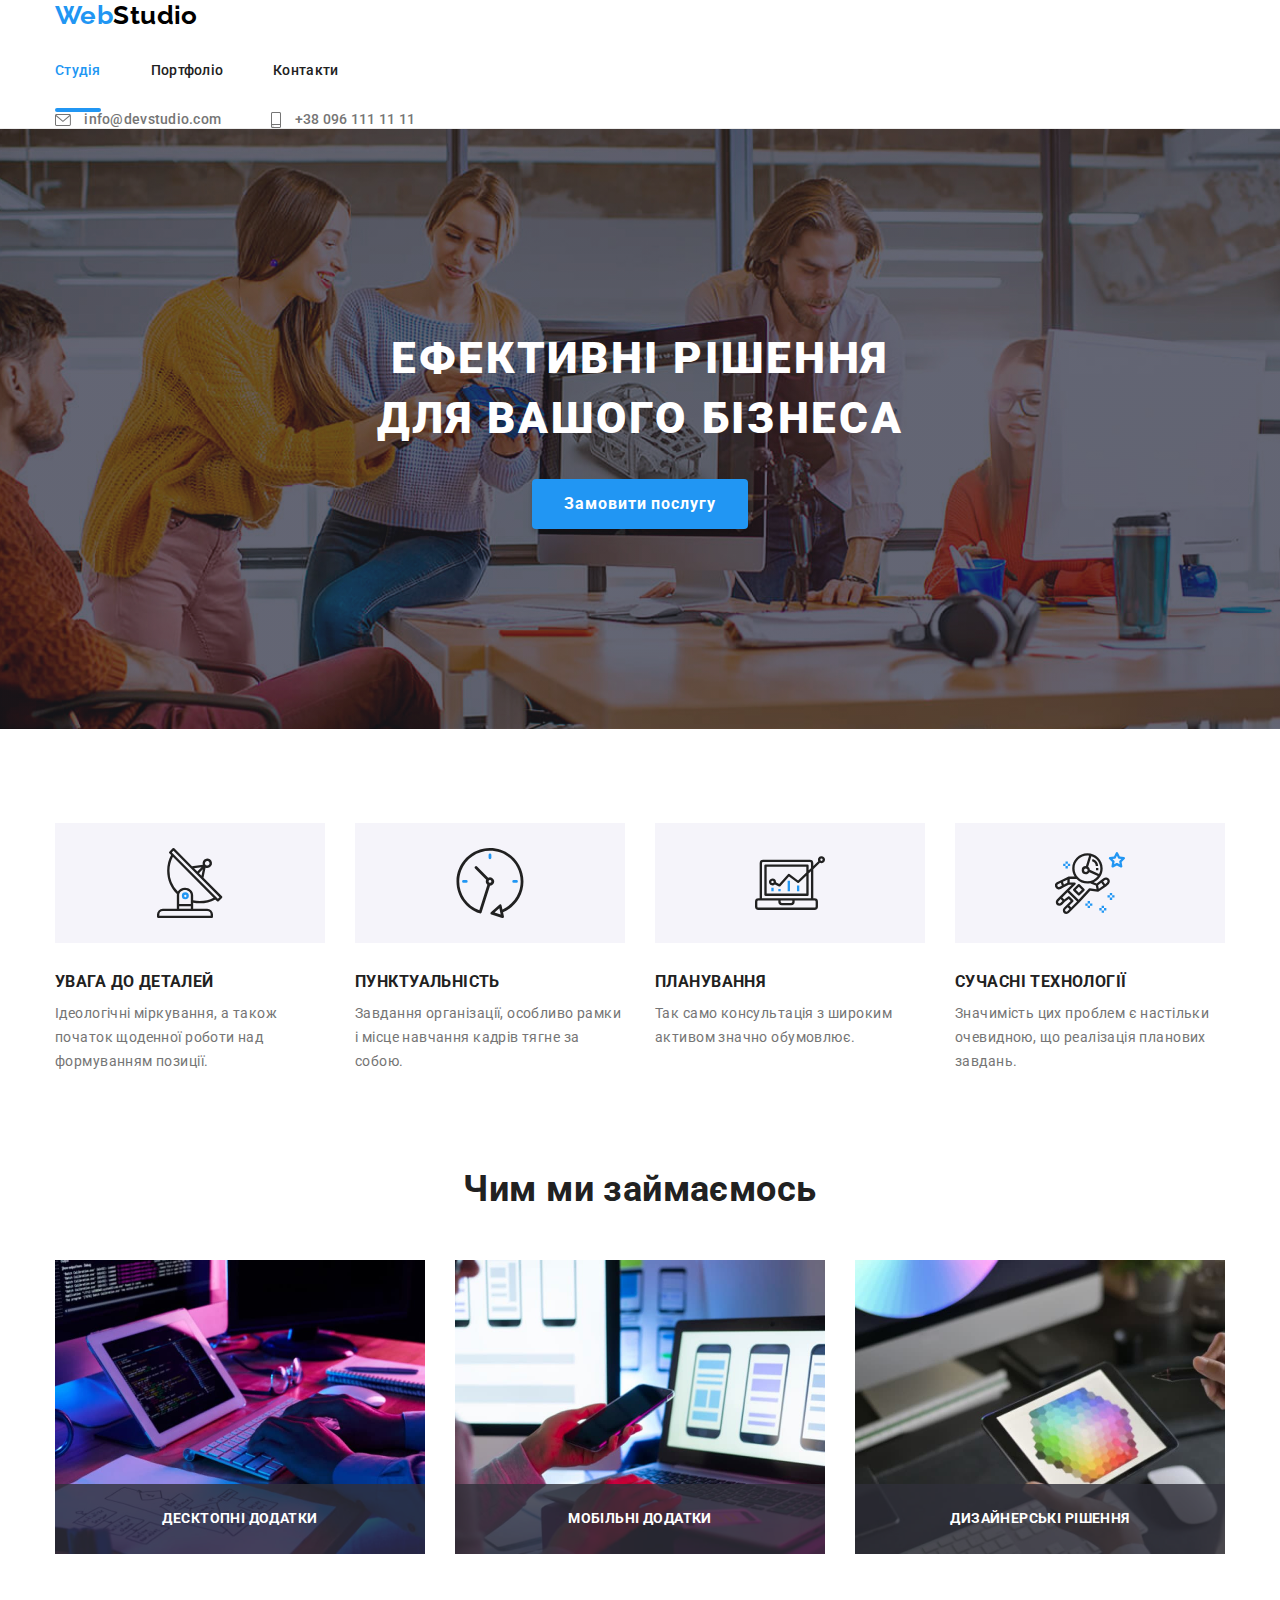
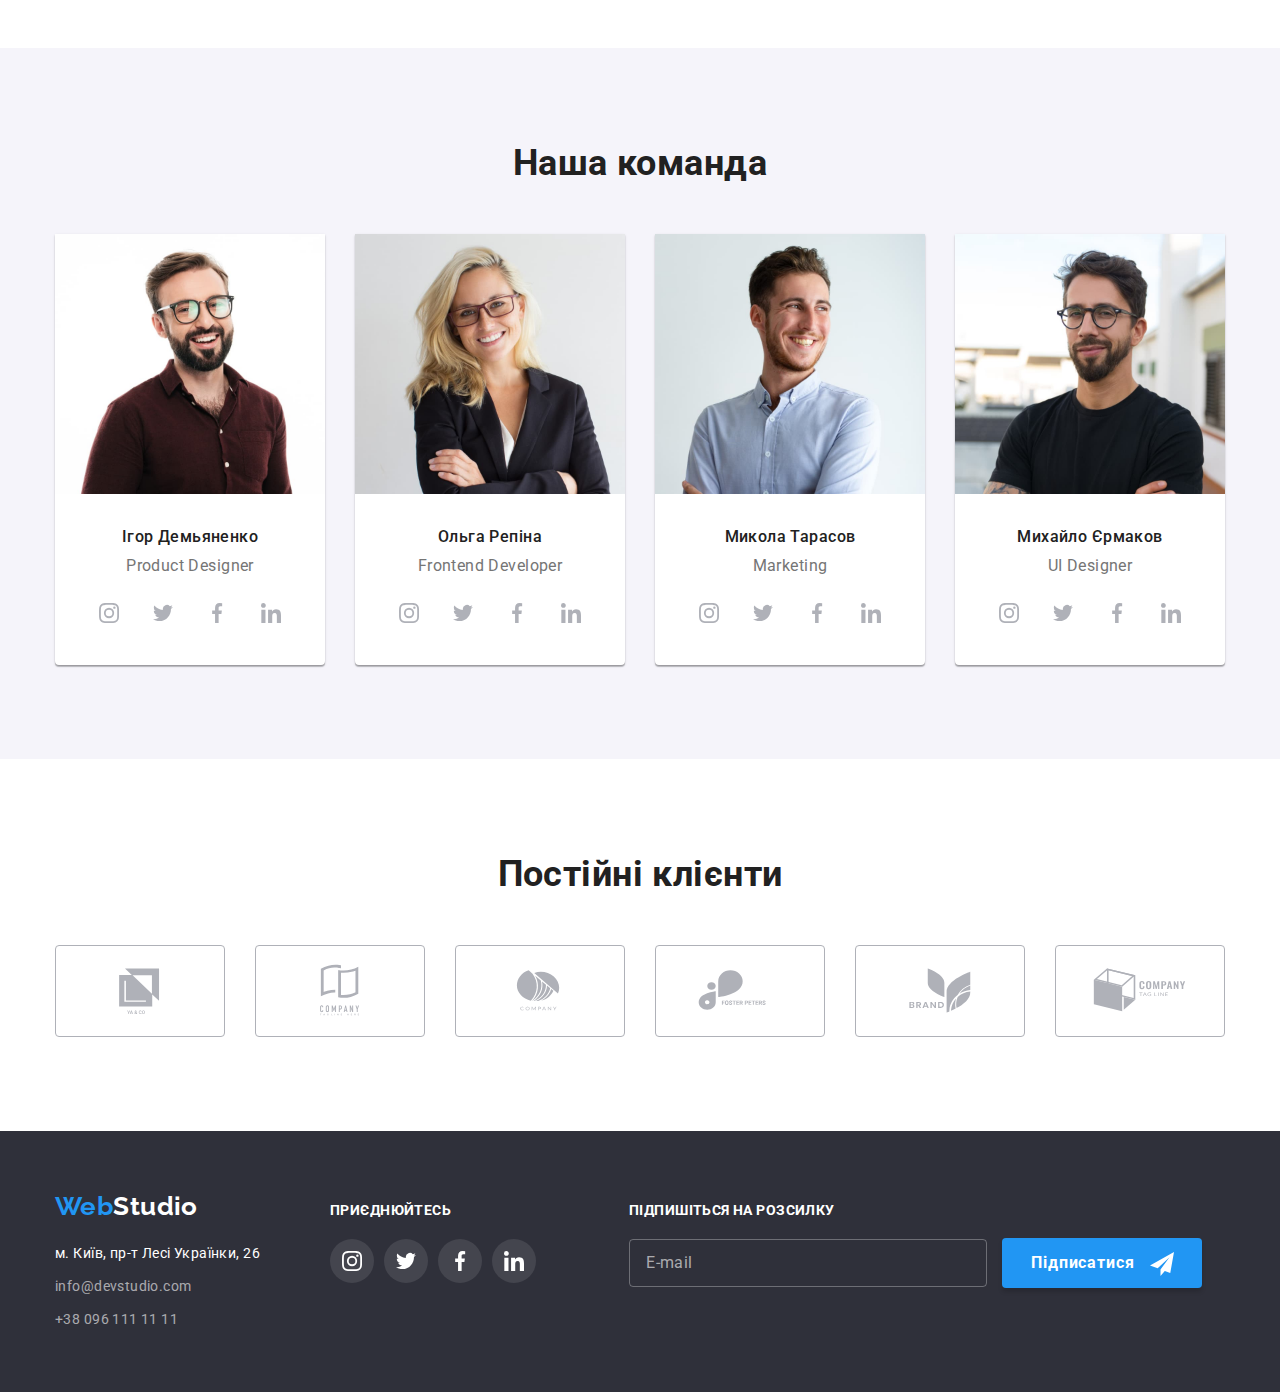
<file: index.html>
<!DOCTYPE html>
<html lang="uk">
  <head>
    <meta charset="UTF-8" />
    <meta http-equiv="X-UA-Compatible" content="IE=edge" />
    <meta name="viewport" content="width=device-width, initial-scale=1.0" />
    <title>Web studio</title>
    <link
      href="https://fonts.googleapis.com/css2?family=Raleway:wght@700&family=Roboto:wght@400;500;700;900&display=swap"
      rel="stylesheet"
    />
    <link
      rel="stylesheet"
      href="https://cdnjs.cloudflare.com/ajax/libs/modern-normalize/1.1.0/modern-normalize.css"
    />
    <link rel="stylesheet" href="./css/main.min.css" />
  </head>
  <body>
    <!-- header -->
    <header class="header">
      <div class="container header__container">
        <a class="link logo header__logo" href="./index.html"
          ><span class="logo--accent">Web</span>Studio</a
        >
        <nav>
          <ul class="list site-nav">
            <li class="site-nav__item">
              <a href="./index.html" class="link site-nav__link site-nav__link--current">Студія</a>
            </li>
            <li class="site-nav__item">
              <a href="./portfolio.html" class="link site-nav__link">Портфоліо</a>
            </li>
            <li class="site-nav__item"><a href="#" class="link site-nav__link">Контакти</a></li>
          </ul>
        </nav>
        <ul class="list contact">
          <li class="contact__item">
            <a class="link contact__link" href="mailto:info@devstudio.com">
              <svg class="contact__icon contact__icon--envelope" width="16" height="12">
                <use href="./images/icons.svg#envelope"></use>
              </svg>
              info@devstudio.com</a
            >
          </li>
          <li class="contact__item">
            <a class="link contact__link" href="tel:+380961111111">
              <svg class="contact__icon contact__icon--smartphone" width="10" height="16">
                <use href="./images/icons.svg#smartphone"></use>
              </svg>
              +38 096 111 11 11</a
            >
          </li>
        </ul>
      </div>
    </header>
    <main>
      <!-- hero-->
      <section class="hero">
        <div class="container">
          <h1 class="hero-title">Ефективні рішення для вашого бізнеса</h1>
          <button type="button" class="button hero__btn" data-modal-open>Замовити послугу</button>
        </div>
      </section>
      <!-- specifics -->
      <section class="section">
        <div class="container">
          <h2 class="section-title visually-hidden">Особливості нашоЇ студії</h2>
          <ul class="list specifics-list">
            <li class="specifics-list__item">
              <div class="specifics-list__icon">
                <svg width="70" height="70"><use href="./images/icons.svg#antenna"></use></svg>
              </div>
              <h3 class="specifics-list__title">Увага до деталей</h3>
              <p class="specifics-list__text">
                Ідеологічні міркування, а також початок щоденної роботи над формуванням позиції.
              </p>
            </li>
            <li class="specifics-list__item">
              <div class="specifics-list__icon">
                <svg width="70" height="70"><use href="./images/icons.svg#clock"></use></svg>
              </div>
              <h3 class="specifics-list__title">Пунктуальність</h3>
              <p class="specifics-list__text">
                Завдання організації, особливо рамки і місце навчання кадрів тягне за собою.
              </p>
            </li>
            <li class="specifics-list__item">
              <div class="specifics-list__icon">
                <svg width="70" height="70"><use href="./images/icons.svg#diagram"></use></svg>
              </div>
              <h3 class="specifics-list__title">Планування</h3>
              <p class="specifics-list__text">
                Так само консультація з широким активом значно обумовлює.
              </p>
            </li>
            <li class="specifics-list__item">
              <div class="specifics-list__icon">
                <svg width="70" height="70"><use href="./images/icons.svg#astronaut"></use></svg>
              </div>
              <h3 class="specifics-list__title">Сучасні технології</h3>
              <p class="specifics-list__text">
                Значимість цих проблем є настільки очевидною, що реалізація планових завдань.
              </p>
            </li>
          </ul>
        </div>
      </section>
      <!-- work -->
      <section class="section work">
        <div class="container">
          <h2 class="section-title">Чим ми займаємось</h2>
          <ul class="list work-list">
            <li class="work-list__item">
              <img
                class="work-list__image"
                src="./images/work/box1.jpg"
                alt="ноутбук"
                width="370"
                height="294"
              />
              <p class="work-list__text">Десктопні додатки</p>
            </li>
            <li class="work-list__item">
              <img
                class="work-list__image"
                src="./images/work/box2.jpg"
                alt="телефон"
                width="370"
                height="294"
              />
              <p class="work-list__text">Мобільні додатки</p>
            </li>
            <li class="work-list__item">
              <img
                class="work-list__image"
                src="./images/work/box3.jpg"
                alt="планшет"
                width="370"
                height="294"
              />
              <p class="work-list__text">Дизайнерські рішення</p>
            </li>
          </ul>
        </div>
      </section>
      <!-- team -->
      <section class="section team">
        <div class="container">
          <h2 class="section-title">Наша команда</h2>
          <ul class="list team-list">
            <li class="team-list__item">
              <img
                class="team__image"
                src="./images/team/ihor.jpg"
                alt="дизайнер Ігор"
                width="270"
                height="260"
              />
              <div class="team__members">
                <h3 class="team__name">Ігор Демьяненко</h3>
                <p lang="en" class="team__position">Product Designer</p>
                <ul class="list team-socials">
                  <li class="team-socials__item">
                    <a
                      class="team-socials__link"
                      href=""
                      aria-label="instagram"
                      target="_blank"
                      rel="noopener noreferrer"
                      ><svg class="team-socials__icon" width="20" height="20">
                        <use href="./images/icons.svg#instagram"></use></svg
                    ></a>
                  </li>
                  <li class="team-socials__item">
                    <a
                      class="team-socials__link"
                      href=""
                      aria-label="twitter"
                      target="_blank"
                      rel="noopener noreferrer"
                      ><svg class="team-socials__icon" width="20" height="20">
                        <use href="./images/icons.svg#twitter"></use></svg
                    ></a>
                  </li>
                  <li class="team-socials__item">
                    <a
                      class="team-socials__link"
                      href=""
                      aria-label="facebook"
                      target="_blank"
                      rel="noopener noreferrer"
                      ><svg class="team-socials__icon" width="20" height="20">
                        <use href="./images/icons.svg#facebook"></use></svg
                    ></a>
                  </li>
                  <li class="team-socials__item">
                    <a
                      class="team-socials__link"
                      href=""
                      aria-label="linkedin"
                      target="_blank"
                      rel="noopener noreferrer"
                      ><svg class="team-socials__icon" width="20" height="20">
                        <use href="./images/icons.svg#linkedin"></use></svg
                    ></a>
                  </li>
                </ul>
              </div>
            </li>
            <li class="team-list__item">
              <img
                class="team__image"
                src="./images/team/olha.jpg"
                alt="розробник Ольга"
                width="270"
                height="260"
              />
              <div class="team__members">
                <h3 class="team__name">Ольга Репіна</h3>
                <p lang="en" class="team__position">Frontend Developer</p>
                <ul class="list team-socials">
                  <li class="team-socials__item">
                    <a
                      class="team-socials__link"
                      href=""
                      aria-label="instagram"
                      target="_blank"
                      rel="noopener noreferrer"
                      ><svg class="team-socials__icon" width="20" height="20">
                        <use href="./images/icons.svg#instagram"></use></svg
                    ></a>
                  </li>
                  <li class="team-socials__item">
                    <a
                      class="team-socials__link"
                      href=""
                      aria-label="twitter"
                      target="_blank"
                      rel="noopener noreferrer"
                      ><svg class="team-socials__icon" width="20" height="20">
                        <use href="./images/icons.svg#twitter"></use></svg
                    ></a>
                  </li>
                  <li class="team-socials__item">
                    <a
                      class="team-socials__link"
                      href=""
                      aria-label="facebook"
                      target="_blank"
                      rel="noopener noreferrer"
                      ><svg class="team-socials__icon" width="20" height="20">
                        <use href="./images/icons.svg#facebook"></use></svg
                    ></a>
                  </li>
                  <li class="team-socials__item">
                    <a
                      class="team-socials__link"
                      href=""
                      aria-label="linkedin"
                      target="_blank"
                      rel="noopener noreferrer"
                      ><svg class="team-socials__icon" width="20" height="20">
                        <use href="./images/icons.svg#linkedin"></use></svg
                    ></a>
                  </li>
                </ul>
              </div>
            </li>
            <li class="team-list__item">
              <img
                class="team__image"
                src="./images/team/nik.jpg"
                alt="маркетолог Микола"
                width="270"
                height="260"
              />
              <div class="team__members">
                <h3 class="team__name">Микола Тарасов</h3>
                <p lang="en" class="team__position">Marketing</p>
                <ul class="list team-socials">
                  <li class="team-socials__item">
                    <a
                      class="team-socials__link"
                      href=""
                      aria-label="instagram"
                      target="_blank"
                      rel="noopener noreferrer"
                      ><svg class="team-socials__icon" width="20" height="20">
                        <use href="./images/icons.svg#instagram"></use></svg
                    ></a>
                  </li>
                  <li class="team-socials__item">
                    <a
                      class="team-socials__link"
                      href=""
                      aria-label="twitter"
                      target="_blank"
                      rel="noopener noreferrer"
                      ><svg class="team-socials__icon" width="20" height="20">
                        <use href="./images/icons.svg#twitter"></use></svg
                    ></a>
                  </li>
                  <li class="team-socials__item">
                    <a
                      class="team-socials__link"
                      href=""
                      aria-label="facebook"
                      target="_blank"
                      rel="noopener noreferrer"
                      ><svg class="team-socials__icon" width="20" height="20">
                        <use href="./images/icons.svg#facebook"></use></svg
                    ></a>
                  </li>
                  <li class="team-socials__item">
                    <a
                      class="team-socials__link"
                      href=""
                      aria-label="linkedin"
                      target="_blank"
                      rel="noopener noreferrer"
                      ><svg class="team-socials__icon" width="20" height="20">
                        <use href="./images/icons.svg#linkedin"></use></svg
                    ></a>
                  </li>
                </ul>
              </div>
            </li>
            <li class="team-list__item">
              <img
                class="team__image"
                src="./images/team/mike.jpg"
                alt="дизайнер Михайло"
                width="270"
                height="260"
              />
              <div class="team__members">
                <h3 class="team__name">Михайло Єрмаков</h3>
                <p lang="en" class="team__position">UI Designer</p>
                <ul class="list team-socials">
                  <li class="team-socials__item">
                    <a
                      class="team-socials__link"
                      href=""
                      aria-label="instagram"
                      target="_blank"
                      rel="noopener noreferrer"
                      ><svg class="team-socials__icon" width="20" height="20">
                        <use href="./images/icons.svg#instagram"></use></svg
                    ></a>
                  </li>
                  <li class="team-socials__item">
                    <a
                      class="team-socials__link"
                      href=""
                      aria-label="twitter"
                      target="_blank"
                      rel="noopener noreferrer"
                      ><svg class="team-socials__icon" width="20" height="20">
                        <use href="./images/icons.svg#twitter"></use></svg
                    ></a>
                  </li>
                  <li class="team-socials__item">
                    <a
                      class="team-socials__link"
                      href=""
                      aria-label="facebook"
                      target="_blank"
                      rel="noopener noreferrer"
                      ><svg class="team-socials__icon" width="20" height="20">
                        <use href="./images/icons.svg#facebook"></use></svg
                    ></a>
                  </li>
                  <li class="team-socials__item">
                    <a
                      class="team-socials__link"
                      href=""
                      aria-label="linkedin"
                      target="_blank"
                      rel="noopener noreferrer"
                      ><svg class="team-socials__icon" width="20" height="20">
                        <use href="./images/icons.svg#linkedin"></use></svg
                    ></a>
                  </li>
                </ul>
              </div>
            </li>
          </ul>
        </div>
      </section>
      <!-- clients -->
      <section class="section">
        <div class="container">
          <h2 class="section-title">Постійні клієнти</h2>
          <ul class="list clients">
            <li class="clients__item">
              <a href="" class="clients__link">
                <svg class="clients__icon" width="106" height="60">
                  <use href="./images/icons.svg#client1"></use>
                </svg>
              </a>
            </li>
            <li class="clients__item">
              <a href="" class="clients__link">
                <svg class="clients__icon" width="106" height="60">
                  <use href="./images/icons.svg#client2"></use>
                </svg>
              </a>
            </li>
            <li class="clients__item">
              <a href="" class="clients__link">
                <svg class="clients__icon" width="106" height="60">
                  <use href="./images/icons.svg#client3"></use>
                </svg>
              </a>
            </li>
            <li class="clients__item">
              <a href="" class="clients__link">
                <svg class="clients__icon" width="106" height="60">
                  <use href="./images/icons.svg#client4"></use>
                </svg>
              </a>
            </li>
            <li class="clients__item">
              <a href="" class="clients__link">
                <svg class="clients__icon" width="106" height="60">
                  <use href="./images/icons.svg#client5"></use>
                </svg>
              </a>
            </li>
            <li class="clients__item">
              <a href="" class="clients__link">
                <svg class="clients__icon" width="106" height="60">
                  <use href="./images/icons.svg#client6"></use>
                </svg>
              </a>
            </li>
          </ul>
        </div>
      </section>
    </main>
    <!-- footer -->
    <footer class="footer">
      <div class="container footer__container">
        <div class="left site">
          <a href="./index.html" class="link logo footer__logo"
            ><span class="logo--accent">Web</span>Studio</a
          >
          <address class="address">
            <ul class="list address-list">
              <li class="address__item">
                <a href="#" class="link address__location">м. Київ, пр-т Лесі Українки, 26</a>
              </li>
              <li class="address__item">
                <a href="mailto:info@devstudio.com" class="link address__link"
                  >info@devstudio.com</a
                >
              </li>
              <li class="address__item">
                <a href="tel:+380961111111" class="link address__link">+38 096 111 11 11</a>
              </li>
            </ul>
          </address>
        </div>
        <div class="social-media">
          <strong class="social__title">Приєднюйтесь</strong>
          <ul class="list socials">
            <li class="socials__item">
              <a
                class="socials__link"
                href=""
                aria-label="instagram"
                target="_blank"
                rel="noopener noreferrer"
                ><svg class="socials__icon" width="20" height="20">
                  <use href="./images/icons.svg#instagram"></use></svg
              ></a>
            </li>
            <li class="socials__item">
              <a
                class="socials__link"
                href=""
                aria-label="twitter"
                target="_blank"
                rel="noopener noreferrer"
                ><svg class="socials__icon" width="20" height="20">
                  <use href="./images/icons.svg#twitter"></use></svg
              ></a>
            </li>
            <li class="socials__item">
              <a
                class="socials__link"
                href=""
                aria-label="facebook"
                target="_blank"
                rel="noopener noreferrer"
                ><svg class="socials__icon" width="20" height="20">
                  <use href="./images/icons.svg#facebook"></use></svg
              ></a>
            </li>
            <li class="socials__item">
              <a
                class="socials__link"
                href=""
                aria-label="linkedin"
                target="_blank"
                rel="noopener noreferrer"
                ><svg class="socials__icon" width="20" height="20">
                  <use href="./images/icons.svg#linkedin"></use></svg
              ></a>
            </li>
          </ul>
        </div>
        <div class="footer-form">
          <strong class="social__title">Підпишіться на розсилку</strong>
          <form autocomplete="off">
            <input class="footer-form__input" type="text" name="email" placeholder="E-mail" />
            <button class="button footer__btn" type="submit">
              Підписатися
              <svg class="button__icon" width="24" height="24">
                <use href="./images/icons.svg#icon-send"></use>
              </svg>
            </button>
          </form>
        </div>
      </div>
    </footer>
    <!-- modal form -->
    <div class="backdrop is-hidden" data-modal>
      <div class="modal">
        <button class="modal__close-btn" type="button" data-modal-close>
          <svg class="modal__close-icon" width="18" height="18">
            <use href="./images/icons.svg#close-btn"></use>
          </svg>
        </button>
        <strong class="modal__title">Залишіть ваші дані, ми вам передзвонимо</strong>
        <form autocomplete="off">
          <label class="modal-form__label">
            <span class="modal-form__text">Ім'я</span>
            <input class="modal-form__input" type="text" name="user-name" />
            <svg class="modal-form__icon" width="18" height="18">
              <use href="./images/icons.svg#icon-name"></use>
            </svg>
          </label>

          <label class="modal-form__label">
            <span class="modal-form__text">Телефон</span>
            <input class="modal-form__input" type="tel" name="tel" />
            <svg class="modal-form__icon" width="18" height="18">
              <use href="./images/icons.svg#icon-phone"></use>
            </svg>
          </label>

          <label class="modal-form__label">
            <span class="modal-form__text">Пошта</span>
            <input class="modal-form__input" type="email" name="email" />
            <svg class="modal-form__icon" width="18" height="18">
              <use href="./images/icons.svg#icon-mail"></use>
            </svg>
          </label>

          <label class="modal-form__label">
            <span class="modal-form__text">Коментар</span>
            <textarea
              class="modal-form__coment"
              name="comment"
              placeholder="Введіть текст"
            ></textarea>
          </label>

          <label class="modal-form__agreement">
            <input class="modal-form__checkbox visually-hidden" type="checkbox" name="approval" />
            <span class="modal-form__agreement-checkbox">
              <svg class="checkbox-icon" width="16" height="15">
                <use href="./images/icons.svg#icon-check"></use>
              </svg>
            </span>
            <span class="modal-form__agreement-text">
              Погоджуюся з розсилкою та приймаю
              <a class="link modal-form__agreement-link" href="#">Умови договору</a>
            </span>
          </label>
          <button class="button modal-form__btn" type="submit">Відправити</button>
        </form>
      </div>
    </div>
    <script src="./js/modal.js"></script>
  </body>
</html>
</file>
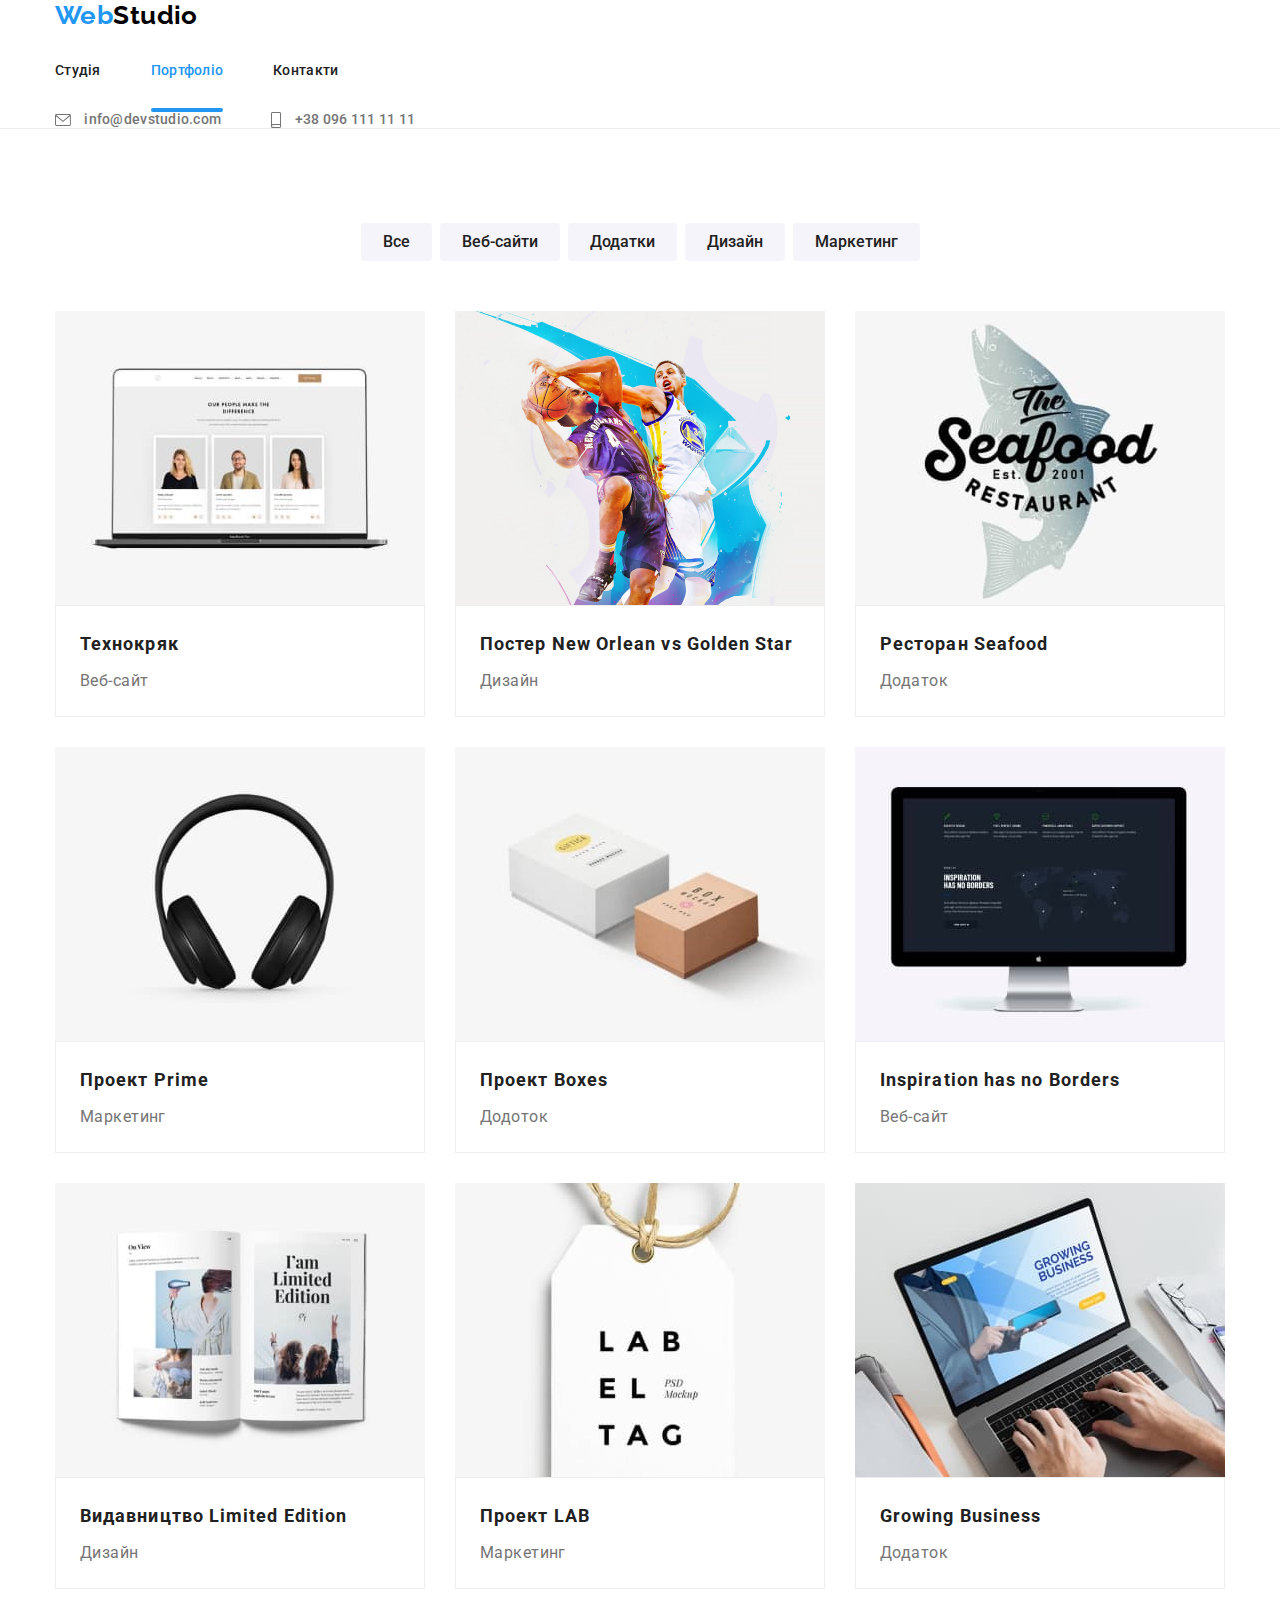
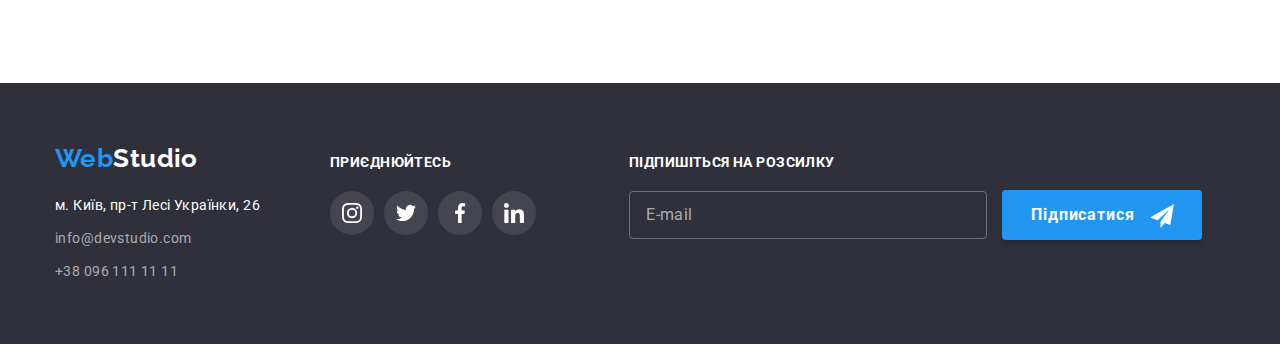
<file: portfolio.html>
<!DOCTYPE html>
<html lang="uk">
  <head>
    <meta charset="UTF-8" />
    <meta http-equiv="X-UA-Compatible" content="IE=edge" />
    <meta name="viewport" content="width=device-width, initial-scale=1.0" />
    <title>Portfolio</title>
    <link
      href="https://fonts.googleapis.com/css2?family=Raleway:wght@700&family=Roboto:wght@400;500;700;900&display=swap"
      rel="stylesheet"
    />
    <link
      rel="stylesheet"
      href="https://cdnjs.cloudflare.com/ajax/libs/modern-normalize/1.1.0/modern-normalize.css"
    />
    <link rel="stylesheet" href="./css/main.min.css" />
  </head>
  <body>
    <!-- header -->
    <header class="header">
      <div class="container header__container">
        <a class="link logo header__logo" href="./index.html"
          ><span class="logo--accent">Web</span>Studio</a
        >
        <nav>
          <ul class="list site-nav">
            <li class="site-nav__item">
              <a href="./index.html" class="link site-nav__link">Студія</a>
            </li>
            <li class="site-nav__item">
              <a href="./portfolio.html" class="link site-nav__link site-nav__link--current"
                >Портфоліо</a
              >
            </li>
            <li class="site-nav__item"><a href="" class="link site-nav__link">Контакти</a></li>
          </ul>
        </nav>
        <ul class="list contact">
          <li class="contact__item">
            <a class="link contact__link" href="mailto:info@devstudio.com">
              <svg class="contact__icon contact__icon--envelope" width="16" height="12">
                <use href="./images/icons.svg#envelope"></use>
              </svg>
              info@devstudio.com</a
            >
          </li>
          <li class="contact__item">
            <a class="link contact__link" href="tel:+380961111111">
              <svg class="contact__icon contact__icon--smartphone" width="10" height="16">
                <use href="./images/icons.svg#smartphone"></use>
              </svg>
              +38 096 111 11 11</a
            >
          </li>
        </ul>
      </div>
    </header>
    <!-- main -->
    <main>
      <section class="section">
        <div class="container">
          <h1 class="section-title visually-hidden">Портфоліо студії</h1>
          <!-- filters -->
          <ul class="list filters">
            <li class="filters__item">
              <button type="button" class="filters__button">Все</button>
            </li>
            <li class="filters__item">
              <button type="button" class="filters__button">Веб-сайти</button>
            </li>
            <li class="filters__item">
              <button type="button" class="filters__button">Додатки</button>
            </li>
            <li class="filters__item">
              <button type="button" class="filters__button">Дизайн</button>
            </li>
            <li class="filters__item">
              <button type="button" class="filters__button">Маркетинг</button>
            </li>
          </ul>
          <!-- products -->
          <ul class="list product">
            <li class="product__item">
              <a class="link product__link" href="">
                <div class="product__overlay">
                  <img
                    class="product__image"
                    src="./images/portfolio/1.jpg"
                    alt="ноутбук"
                    width="370"
                    height="294"
                  />
                  <p class="product__content">
                    Ресурс пропонує комплексні пропозиції з різним рівнем функціоналу та сервісів.
                    Все це дозволить відвідувачу отримати вичерпні відомості про компанію або
                    приватну особу.
                  </p>
                </div>
                <div class="product__meta">
                  <h2 class="product__title">Технокряк</h2>
                  <p class="product__text">Веб-сайт</p>
                </div></a
              >
            </li>
            <li class="product__item">
              <a class="link product__link" href="">
                <div class="product__overlay">
                  <img
                    class="product__image"
                    src="./images/portfolio/2.jpg"
                    alt="два баскетболісти"
                    width="370"
                    height="294"
                  />
                  <p class="product__content">
                    Ресурс пропонує комплексні пропозиції з різним рівнем функціоналу та сервісів.
                    Все це дозволить відвідувачу отримати вичерпні відомості про компанію або
                    приватну особу.
                  </p>
                </div>
                <div class="product__meta">
                  <h2 class="product__title">Постер New Orlean vs Golden Star</h2>
                  <p class="product__text">Дизайн</p>
                </div></a
              >
            </li>
            <li class="product__item">
              <a class="link product__link" href="">
                <div class="product__overlay">
                  <img
                    class="product__image"
                    src="./images/portfolio/3.jpg"
                    alt="логотип Ресторан Seafood"
                    width="370"
                    height="294"
                  />
                  <p class="product__content">
                    Ресурс пропонує комплексні пропозиції з різним рівнем функціоналу та сервісів.
                    Все це дозволить відвідувачу отримати вичерпні відомості про компанію або
                    приватну особу.
                  </p>
                </div>
                <div class="product__meta">
                  <h2 class="product__title">Ресторан Seafood</h2>
                  <p class="product__text">Додаток</p>
                </div></a
              >
            </li>
            <li class="product__item">
              <a href="" class="link product__link">
                <div class="product__overlay">
                  <img
                    class="product__image"
                    src="./images/portfolio/4.jpg"
                    alt="навушники"
                    width="370"
                    height="294"
                  />
                  <p class="product__content">
                    Ресурс пропонує комплексні пропозиції з різним рівнем функціоналу та сервісів.
                    Все це дозволить відвідувачу отримати вичерпні відомості про компанію або
                    приватну особу.
                  </p>
                </div>
                <div class="product__meta">
                  <h2 class="product__title">Проект Prime</h2>
                  <p class="product__text">Маркетинг</p>
                </div></a
              >
            </li>
            <li class="product__item">
              <a href="" class="link product__link">
                <div class="product__overlay">
                  <img
                    class="product__image"
                    src="./images/portfolio/5.jpg"
                    alt="дві коробки"
                    width="370"
                    height="294"
                  />
                  <p class="product__content">
                    Ресурс пропонує комплексні пропозиції з різним рівнем функціоналу та сервісів.
                    Все це дозволить відвідувачу отримати вичерпні відомості про компанію або
                    приватну особу.
                  </p>
                </div>
                <div class="product__meta">
                  <h2 class="product__title">Проект Boxes</h2>
                  <p class="product__text">Додоток</p>
                </div></a
              >
            </li>
            <li class="product__item">
              <a href="" class="link product__link">
                <div class="product__overlay">
                  <img
                    class="product__image"
                    src="./images/portfolio/6.jpg"
                    alt="комп'ютер"
                    width="370"
                    height="294"
                  />
                  <p class="product__content">
                    Ресурс пропонує комплексні пропозиції з різним рівнем функціоналу та сервісів.
                    Все це дозволить відвідувачу отримати вичерпні відомості про компанію або
                    приватну особу.
                  </p>
                </div>
                <div class="product__meta">
                  <h2 class="product__title">Inspiration has no Borders</h2>
                  <p class="product__text">Веб-сайт</p>
                </div></a
              >
            </li>
            <li class="product__item">
              <a href="" class="link product__link">
                <div class="product__overlay">
                  <img
                    class="product__image"
                    src="./images/portfolio/7.jpg"
                    alt="журнал"
                    width="370"
                    height="294"
                  />
                  <p class="product__content">
                    Ресурс пропонує комплексні пропозиції з різним рівнем функціоналу та сервісів.
                    Все це дозволить відвідувачу отримати вичерпні відомості про компанію або
                    приватну особу.
                  </p>
                </div>
                <div class="product__meta">
                  <h2 class="product__title">Видавництво Limited Edition</h2>
                  <p class="product__text">Дизайн</p>
                </div></a
              >
            </li>
            <li class="product__item">
              <a href="" class="link product__link">
                <div class="product__overlay">
                  <img
                    class="product__image"
                    src="./images/portfolio/8.jpg"
                    alt="етикетка"
                    width="370"
                    height="294"
                  />
                  <p class="product__content">
                    Ресурс пропонує комплексні пропозиції з різним рівнем функціоналу та сервісів.
                    Все це дозволить відвідувачу отримати вичерпні відомості про компанію або
                    приватну особу.
                  </p>
                </div>
                <div class="product__meta">
                  <h2 class="product__title">Проект LAB</h2>
                  <p class="product__text">Маркетинг</p>
                </div></a
              >
            </li>
            <li class="product__item">
              <a href="" class="link product__link">
                <div class="product__overlay">
                  <img
                    class="product__image"
                    src="./images/portfolio/9.jpg"
                    alt="ноутбук"
                    width="370"
                    height="294"
                  />
                  <p class="product__content">
                    Ресурс пропонує комплексні пропозиції з різним рівнем функціоналу та сервісів.
                    Все це дозволить відвідувачу отримати вичерпні відомості про компанію або
                    приватну особу.
                  </p>
                </div>
                <div class="product__meta">
                  <h2 class="product__title">Growing Business</h2>
                  <p class="product__text">Додаток</p>
                </div></a
              >
            </li>
          </ul>
        </div>
      </section>
    </main>
    <!-- footer -->
    <footer class="footer">
      <div class="container footer__container">
        <div class="footer__content">
          <a href="./index.html" class="link logo footer__logo"
            ><span class="logo--accent">Web</span>Studio</a
          >
          <address class="address">
            <ul class="list address-list">
              <li class="address__item">
                <a href="" class="link address__location">м. Київ, пр-т Лесі Українки, 26</a>
              </li>
              <li class="address__item">
                <a href="mailto:info@devstudio.com" class="link address__link"
                  >info@devstudio.com</a
                >
              </li>
              <li class="address__item">
                <a href="tel:+380961111111" class="link address__link">+38 096 111 11 11</a>
              </li>
            </ul>
          </address>
        </div>
        <div class="social-media">
          <strong class="social__title">Приєднюйтесь</strong>
          <ul class="list socials">
            <li class="socials__item">
              <a
                class="socials__link"
                href=""
                aria-label="instagram"
                target="_blank"
                rel="noopener noreferrer"
                ><svg class="socials__icon" width="20" height="20">
                  <use href="./images/icons.svg#instagram"></use></svg
              ></a>
            </li>
            <li class="socials__item">
              <a
                class="socials__link"
                href=""
                aria-label="twitter"
                target="_blank"
                rel="noopener noreferrer"
                ><svg class="socials__icon" width="20" height="20">
                  <use href="./images/icons.svg#twitter"></use></svg
              ></a>
            </li>
            <li class="socials__item">
              <a
                class="socials__link"
                href=""
                aria-label="facebook"
                target="_blank"
                rel="noopener noreferrer"
                ><svg class="socials__icon" width="20" height="20">
                  <use href="./images/icons.svg#facebook"></use></svg
              ></a>
            </li>
            <li class="socials__item">
              <a
                class="socials__link"
                href=""
                aria-label="linkedin"
                target="_blank"
                rel="noopener noreferrer"
                ><svg class="socials__icon" width="20" height="20">
                  <use href="./images/icons.svg#linkedin"></use></svg
              ></a>
            </li>
          </ul>
        </div>
        <div class="footer-form">
          <strong class="social__title">Підпишіться на розсилку</strong>
          <form autocomplete="off">
            <input class="footer-form__input" type="text" name="email" placeholder="E-mail" />
            <button class="button footer__btn" type="submit">
              Підписатися
              <svg class="button__icon" width="24" height="24">
                <use href="./images/icons.svg#icon-send"></use>
              </svg>
            </button>
          </form>
        </div>
      </div>
    </footer>
  </body>
</html>
</file>
<file: css/main.min.css>
:root{--primary-text-color: #757575;--title-text-color: #212121;--accent-color: #2196f3;--primary-white-color: #ffffff}.visually-hidden{position:absolute;white-space:nowrap;width:1px;height:1px;overflow:hidden;border:0;padding:0;clip:rect(0 0 0 0);clip-path:inset(50%);margin:-1px}body{background-color:var(--primary-white-color);color:var(--primary-text-color);font-size:14px;font-family:Roboto,sans-serif;letter-spacing:0.03em}.section-title{margin-top:0;margin-bottom:50px;color:var(--title-text-color);font-weight:700;font-size:36px;line-height:1.17;text-align:center}.section{padding-top:60px;padding-bottom:60px}@media screen and (min-width: 1200px){.section{padding-top:94px;padding-bottom:94px}}h1,h2,h3,h4,h5,h6,p{margin-top:0;margin-bottom:0}.list{padding:0;margin:0;list-style:none}.link{text-decoration:none;color:currentColor}.container{padding-left:15px;padding-right:15px;margin:0 auto}@media screen and (min-width: 480px){.container{width:482px}}@media screen and (min-width: 768px){.container{width:768px}}@media screen and (min-width: 1200px){.container{width:1200px}}.logo{color:#000000;font-family:Raleway,sans-serif;font-weight:700;font-size:26px;line-height:1.2}.logo--accent{color:var(--accent-color)}.header__logo{margin-right:93px}.footer__logo{display:block;margin-bottom:20px;color:var(--primary-white-color);line-height:1.19}.site-nav{display:flex}.site-nav__item:not(:last-child){margin-right:50px}.site-nav__link--current{position:relative}.site-nav__link--current::after{position:absolute;bottom:-1px;left:0;content:'';width:100%;height:4px;border-radius:2px;background-color:var(--accent-color)}.site-nav__link{display:block;padding-top:32px;padding-bottom:32px;color:var(--title-text-color);font-weight:500;line-height:1.14;letter-spacing:0.02em;transition:color 250ms cubic-bezier(0.4, 0, 0.2, 1)}.site-nav__link:hover,.site-nav__link:focus{color:var(--accent-color)}.site-nav__link--current{color:var(--accent-color)}.contact{display:flex;margin-left:auto}.contact__item+.contact__item{margin-left:50px}.contact__link{color:var(--primary-text-color);font-weight:500;line-height:1.14;letter-spacing:0.02em;transition:color 250ms cubic-bezier(0.4, 0, 0.2, 1)}.contact__link:hover,.contact__link:focus{color:var(--accent-color)}.contact__link:hover:hover .contact__icon,.contact__link:hover:focus .contact__icon,.contact__link:focus:hover .contact__icon,.contact__link:focus:focus .contact__icon{fill:var(--accent-color)}.contact__icon{fill:#757575;margin-right:10px;vertical-align:middle;transition:fill 250ms cubic-bezier(0.4, 0, 0.2, 1)}.button{padding:0;min-width:200px;min-height:50px;color:#ffffff;background-color:var(--accent-color);border:none;box-shadow:0px 4px 4px rgba(0,0,0,0.15);border-radius:4px;font-weight:700;font-size:16px;line-height:1.88;letter-spacing:0.06em;font-family:inherit;outline:transparent;cursor:pointer;transition:background-color 250ms cubic-bezier(0.4, 0, 0.2, 1)}.button:hover,.button:focus{background-color:#188ce8}.hero__btn{padding:10px 32px}.footer__btn{padding:10px auto}.button__icon{fill:#ffffff;vertical-align:middle;margin-left:10px}.address__location{font-style:normal;color:#ffffff;line-height:1.71}.address__item:not(:last-child){margin-bottom:9px}.address__link{color:rgba(255,255,255,0.6);font-style:normal;line-height:1.71}.address__link:hover,.address__link:focus{color:var(--accent-color)}.social-media{width:206px;margin-left:70px}.social__title{font-weight:700;line-height:1.14;text-transform:uppercase;color:#ffffff}.socials{display:flex;margin-top:20px}.socials__link{display:flex;background-color:rgba(255,255,255,0.1);height:44px;width:44px;border-radius:50%;justify-content:center;align-items:center;cursor:pointer;transition:background-color 250ms cubic-bezier(0.4, 0, 0.2, 1)}.socials__link:hover,.socials__link:focus{background-color:var(--accent-color)}.socials__item:not(:last-child){margin-right:10px}.socials__icon{fill:#ffffff}.footer-form{margin-left:93px}.footer-form__input{width:358px;color:#ffffff;background-color:inherit;border:1px solid rgba(255,255,255,0.3);border-radius:4px;margin-top:20px;margin-right:12px;padding:15px 16px;outline:transparent}.footer-form__input::placeholder{font-size:16px;line-height:1.25;letter-spacing:0.03em;color:rgba(255,255,255,0.6)}.filters{display:flex;margin-bottom:50px;justify-content:center}.filters__item:not(:last-child){margin-right:8px}.filters__button{border:none;border-radius:4px;padding:6px 22px;color:var(--title-text-color);background-color:#f5f4fa;font-weight:500;font-size:16px;line-height:1.62;text-align:center;font-family:inherit;transition:color 250ms cubic-bezier(0.4, 0, 0.2, 1),background-color 250ms cubic-bezier(0.4, 0, 0.2, 1),box-shadow 250ms cubic-bezier(0.4, 0, 0.2, 1)}.filters__button:hover,.filters__button:focus{color:#ffffff;background-color:#2196f3;box-shadow:0px 4px 4px rgba(0,0,0,0.25)}.filters__button--active{background-color:#2196f3;color:#ffffff}.backdrop{position:fixed;top:0;left:0;width:100vw;height:100vh;background-color:rgba(0,0,0,0.2);opacity:1;visibility:visible;pointer-events:initial;transition-property:opacity, visibility;transition-duration:250ms;transition-timing-function:cubic-bezier(0.4, 0, 0.2, 1);transition-delay:0s}.backdrop.is-hidden{opacity:0;visibility:hidden;pointer-events:none}.modal{position:absolute;top:50%;left:50%;transform:translate(-50%, -50%);width:528px;padding:40px;background-color:#ffffff;border-radius:4px;box-shadow:0px 1px 3px rgba(0,0,0,0.12),0px 1px 1px rgba(0,0,0,0.14),0px 2px 1px rgba(0,0,0,0.2)}.modal__close-btn{display:flex;justify-content:center;align-items:center;position:absolute;top:8px;right:8px;width:30px;height:30px;border:1px solid rgba(0,0,0,0.1);border-radius:50%;background-color:#fff}.modal__close-btn:hover .modal__close-icon,.modal__close-btn:focus .modal__close-icon{fill:var(--accent-color)}.modal__close-icon{fill:#000000;transition:fill 250ms cubic-bezier(0.4, 0, 0.2, 1)}.modal__title{display:block;text-align:center;margin-bottom:12px;font-weight:700;font-size:20px;line-height:1.15;text-align:center;color:var(--title-text-color)}.modal-form__label{position:relative;display:flex;flex-direction:column;margin-bottom:10px;transition:fill 250ms cubic-bezier(0.4, 0, 0.2, 1)}.modal-form__label:last-of-type{margin-bottom:20px}.modal-form__label:hover .modal-form__input,.modal-form__label:hover .modal-form__coment{border-color:var(--accent-color)}.modal-form__label:focus-within .modal-form__input,.modal-form__label:focus-within .modal-form__coment{border-color:var(--accent-color)}.modal-form__label:focus-within>.modal-form__icon{fill:var(--accent-color)}.modal-form__text{font-size:12px;line-height:1.17;letter-spacing:0.01em}.modal-form__input{width:100%;padding:11px;padding-left:42px;margin-top:4px;border:1px solid rgba(33,33,33,0.2);border-radius:4px;outline:transparent;transition:border-color 250ms cubic-bezier(0.4, 0, 0.2, 1)}.modal-form__icon{position:absolute;left:12px;top:50%;fill:var(--title-text-color)}.modal-form__coment{display:block;width:100%;height:120px;border:1px solid rgba(33,33,33,0.2);border-radius:4px;resize:none;margin-top:4px;padding:12px 16px;outline:transparent;transition:border-color 250ms cubic-bezier(0.4, 0, 0.2, 1)}.modal-form__coment::placeholder{font-size:12px;line-height:1.17;letter-spacing:0.01em;color:rgba(117,117,117,0.5)}.modal-form__agreement{display:flex;align-items:center;justify-content:center;margin-bottom:30px}.modal-form__agreement-checkbox{display:flex;align-items:center;justify-content:center;width:16px;height:15px;outline:2px solid var(--title-text-color);outline-offset:-2px;border-radius:2px;fill:transparent;transition:background-color 250ms cubic-bezier(0.4, 0, 0.2, 1),outline-color 250ms cubic-bezier(0.4, 0, 0.2, 1),fill 250ms cubic-bezier(0.4, 0, 0.2, 1)}.modal-form__checkbox:checked+.modal-form__agreement-checkbox{fill:#ffffff;background-color:var(--accent-color);outline-color:var(--accent-color)}.modal-form__checkbox:focus+.modal-form__agreement-checkbox{outline-color:var(--accent-color)}.modal-form__agreement-text{margin-left:7px;line-height:1.71;text-align:center}.modal-form__agreement-link{color:var(--accent-color);text-decoration-line:underline}.modal-form__btn{display:block;margin:0 auto}.header{border-bottom:1px solid #ececec}.hero-title{max-width:596px;margin-top:0;margin-right:auto;margin-bottom:30px;margin-left:auto;color:#ffffff;font-weight:900;font-size:44px;line-height:1.36;letter-spacing:0.06em;text-transform:uppercase}.hero{padding-top:200px;padding-bottom:200px;max-height:600px;text-align:center;max-width:1600px;margin-left:auto;margin-right:auto;background-color:#c4c4c4;background-image:linear-gradient(to right, rgba(47,48,58,0.4), rgba(47,48,58,0.4)),url(../images/hero.jpg);background-repeat:no-repeat;background-position:center;background-size:cover}.specifics-list{display:flex}.specifics-list__item{width:270px}.specifics-list__item:not(:last-child){margin-right:30px}.specifics-list__title{margin-top:0;margin-bottom:10px;color:var(--title-text-color);line-height:1.14;text-transform:uppercase}.specifics-list__text{line-height:1.71}.specifics-list__icon{display:flex;justify-content:center;align-items:center;width:270px;height:120px;background-color:#f5f4fa;margin-bottom:30px}@media screen and (max-width: 767px){.work{display:none}}.work{padding-top:0;padding-bottom:94px}.work-list{display:flex}.work-list__item{position:relative}.work-list__item:not(:last-child){margin-right:30px}.work-list__image{display:block}.work-list__text{position:absolute;left:0;bottom:0;width:100%;min-height:70px;display:flex;justify-content:center;align-items:center;font-weight:700;font-size:14px;line-height:1.14;text-transform:uppercase;color:#ffffff;background-color:rgba(47,48,58,0.8)}.team{background-color:#f5f4fa}.team-list{display:flex}.team-list__item{width:270px;background:#ffffff;box-shadow:0px 1px 3px rgba(0,0,0,0.12),0px 1px 1px rgba(0,0,0,0.14),0px 2px 1px rgba(0,0,0,0.2);border-radius:0px 0px 4px 4px}.team-list__item:not(:last-child){margin-right:30px}.team__name{margin-top:0;margin-bottom:10px;color:var(--title-text-color);font-weight:500;font-size:16px;line-height:1.19;text-align:center}.team__position{font-size:16px;line-height:1.19;text-align:center}.team__members{padding-top:30px;padding-right:15px;padding-bottom:30px;padding-left:15px}.team-socials{margin-top:16px;display:flex;justify-content:center}.team-socials__item:not(:last-child){margin-right:10px}.team-socials__link{display:flex;justify-content:center;align-items:center;width:44px;height:44px;border-radius:50%;color:#afb1b8;cursor:pointer;transition:background-color 250ms cubic-bezier(0.4, 0, 0.2, 1),color 250ms cubic-bezier(0.4, 0, 0.2, 1)}.team-socials__link:hover,.team-socials__link:focus{background-color:var(--accent-color);color:#ffffff}.team-socials__icon{fill:currentColor}.clients{display:flex;justify-content:center;align-items:center}.clients__item:not(:last-child){margin-right:30px}.clients__link{display:flex;justify-content:center;align-items:center;width:170px;height:92px;border:1px solid #afb1b8;border-radius:4px;padding:16px 32px;cursor:pointer;transition:border-color 250ms cubic-bezier(0.4, 0, 0.2, 1)}.clients__link:hover,.clients__link:focus{border-color:var(--accent-color)}.clients__link:hover .clients__icon,.clients__link:focus .clients__icon{fill:#2196f3}.clients__icon{fill:#afb1b8;transition:fill 250ms cubic-bezier(0.4, 0, 0.2, 1)}.footer{padding-top:60px;padding-bottom:60px;background-color:#2f303a}.footer__container{display:flex;align-items:baseline}.product{display:flex;flex-wrap:wrap}.product__item{margin-right:30px;margin-bottom:30px}.product__item:nth-child(3n){margin-right:0}.product__item:nth-last-child(-n+3){margin-bottom:0}.product__link{display:block;width:370px;transition:box-shadow 250ms cubic-bezier(0.4, 0, 0.2, 1)}.product__link:hover,.product__link:focus{box-shadow:0px 1px 1px rgba(0,0,0,0.12),0px 4px 4px rgba(0,0,0,0.06),1px 4px 6px rgba(0,0,0,0.16)}.product__link:hover .product__content,.product__link:focus .product__content{transform:translateY(0)}.product__title{margin-bottom:4px;color:var(--title-text-color);font-size:18px;line-height:2;letter-spacing:0.06em}.product__text{color:var(--primary-text-color);font-size:16px;line-height:30px}.product__image{display:block}.product__meta{padding:20px 24px;background:#ffffff;border:1px solid #eeeeee}.product__overlay{position:relative;overflow:hidden}.product__content{position:absolute;top:0;left:0;transform:translateY(100%);padding:63px 24px;width:100%;height:100%;font-size:18px;line-height:1.55;color:#ffffff;background-color:rgba(33,150,243,0.9);transition:transform 250ms cubic-bezier(0.4, 0, 0.2, 1),opasity 250ms cubic-bezier(0.4, 0, 0.2, 1)}
/*# sourceMappingURL=main.min.css.map */
</file>
